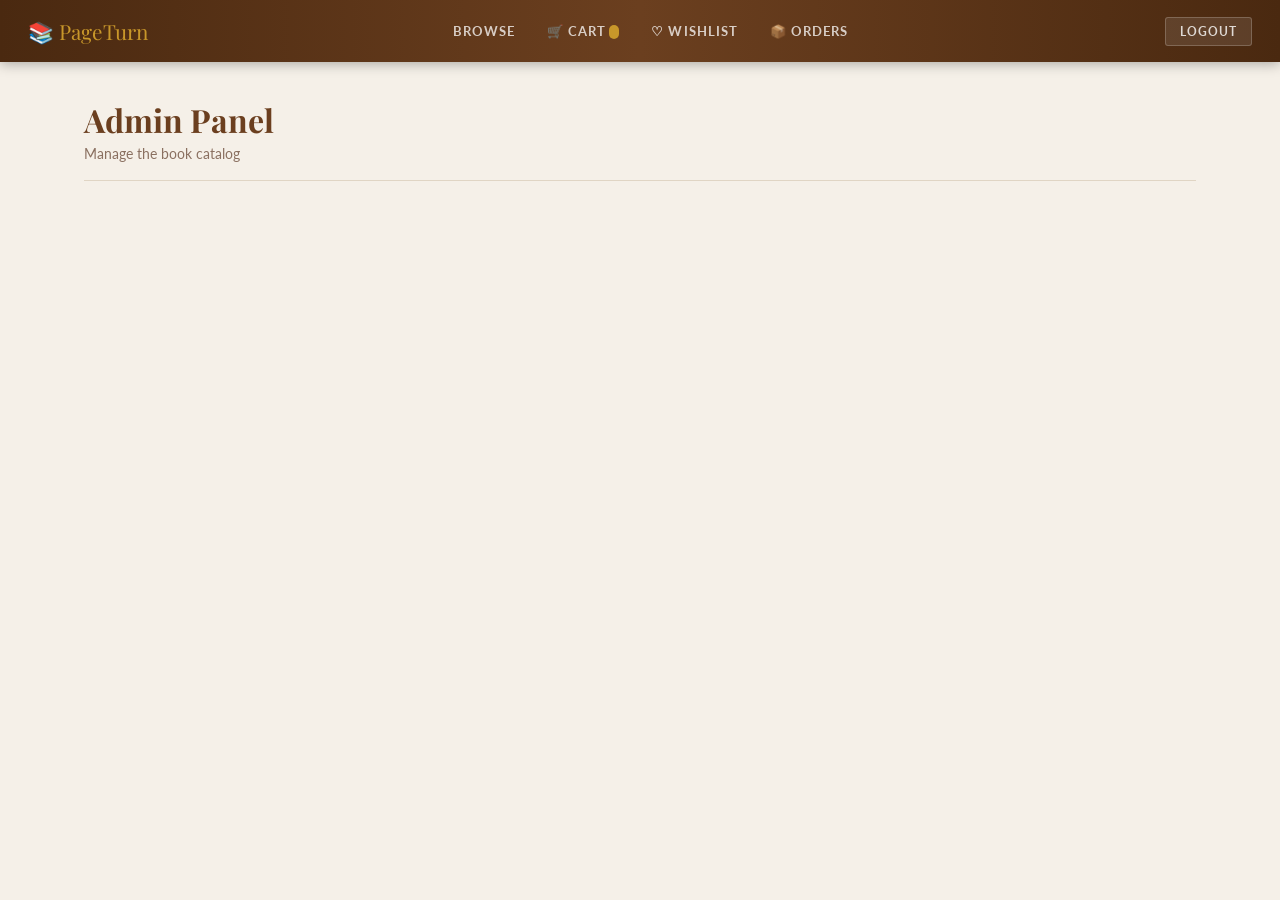
<file: src/main/resources/Admin.html>
<!DOCTYPE html>
<html lang="en">
<head>
    <meta charset="UTF-8"/>
    <title>Admin — PageTurn</title>
    <link rel="preconnect" href="https://fonts.googleapis.com">
    <link href="https://fonts.googleapis.com/css2?family=Playfair+Display:wght@400;700&family=Lato:wght@400;700&display=swap" rel="stylesheet">
    <link rel="stylesheet" href="navbar.css">
    <link rel="stylesheet" href="admin.css">
</head>
<body>

<nav>
    <a class="brand" href="homepage.html">📚 PageTurn</a>
    <div class="nav-links">
        <a href="homepage.html" class="nav-link">Browse</a>
        <a href="cart.html"     class="nav-link">🛒 Cart <span id="cart-count" class="badge"></span></a>
        <a href="wishlist.html" class="nav-link">♡ Wishlist</a>
        <a href="orders.html"   class="nav-link">📦 Orders</a>
        <a href="admin.html"    class="nav-link active" id="admin-link" style="display:none">⚙ Admin</a>
    </div>
    <div class="nav-right">
        <span id="nav-email"></span>
        <button onclick="logout()">Logout</button>
    </div>
</nav>

<div class="container">
    <div class="page-header">
        <h1>Admin Panel</h1>
        <p>Manage the book catalog</p>
    </div>

    <!-- Access check message -->
    <div id="access-denied" style="display:none">
        <div class="empty">
            <div class="icon">🔒</div>
            <h3>Access Denied</h3>
            <p>You need an Admin account to view this page.</p>
        </div>
    </div>

    <!-- Admin form (only shown for ROLE_ADMIN) -->
    <div id="admin-content" style="display:none">
        <div class="admin-form">
            <h2>➕ Add New Book</h2>

            <div class="form-row">
                <div class="form-group">
                    <label>Title *</label>
                    <input type="text" id="a-title" placeholder="Book title"/>
                </div>
                <div class="form-group">
                    <label>Author *</label>
                    <input type="text" id="a-author" placeholder="Author name"/>
                </div>
            </div>

            <div class="form-row">
                <div class="form-group">
                    <label>Price (₹) *</label>
                    <input type="number" id="a-price" placeholder="299" min="0"/>
                </div>
                <div class="form-group">
                    <label>Quantity *</label>
                    <input type="number" id="a-qty" placeholder="10" min="1"/>
                </div>
            </div>

            <div class="form-group">
                <label>Genre</label>
                <select id="a-genre">
                    <option value="Fiction">Fiction</option>
                    <option value="Non-Fiction">Non-Fiction</option>
                    <option value="Mystery">Mystery</option>
                    <option value="Science Fiction">Science Fiction</option>
                    <option value="Romance">Romance</option>
                    <option value="History">History</option>
                    <option value="Horror">Horror</option>
                    <option value="Biography">Biography</option>
                </select>
            </div>

            <div class="form-group">
                <label>Description</label>
                <input type="text" id="a-desc" placeholder="Short description of the book..."/>
            </div>

            <button class="btn-add" onclick="addBook()">Add Book to Catalog</button>

            <div id="message"></div>
        </div>
    </div>

</div>

<script src="navbar.js"></script>
<script src="admin.js"></script>
</body>
</html>
</file>
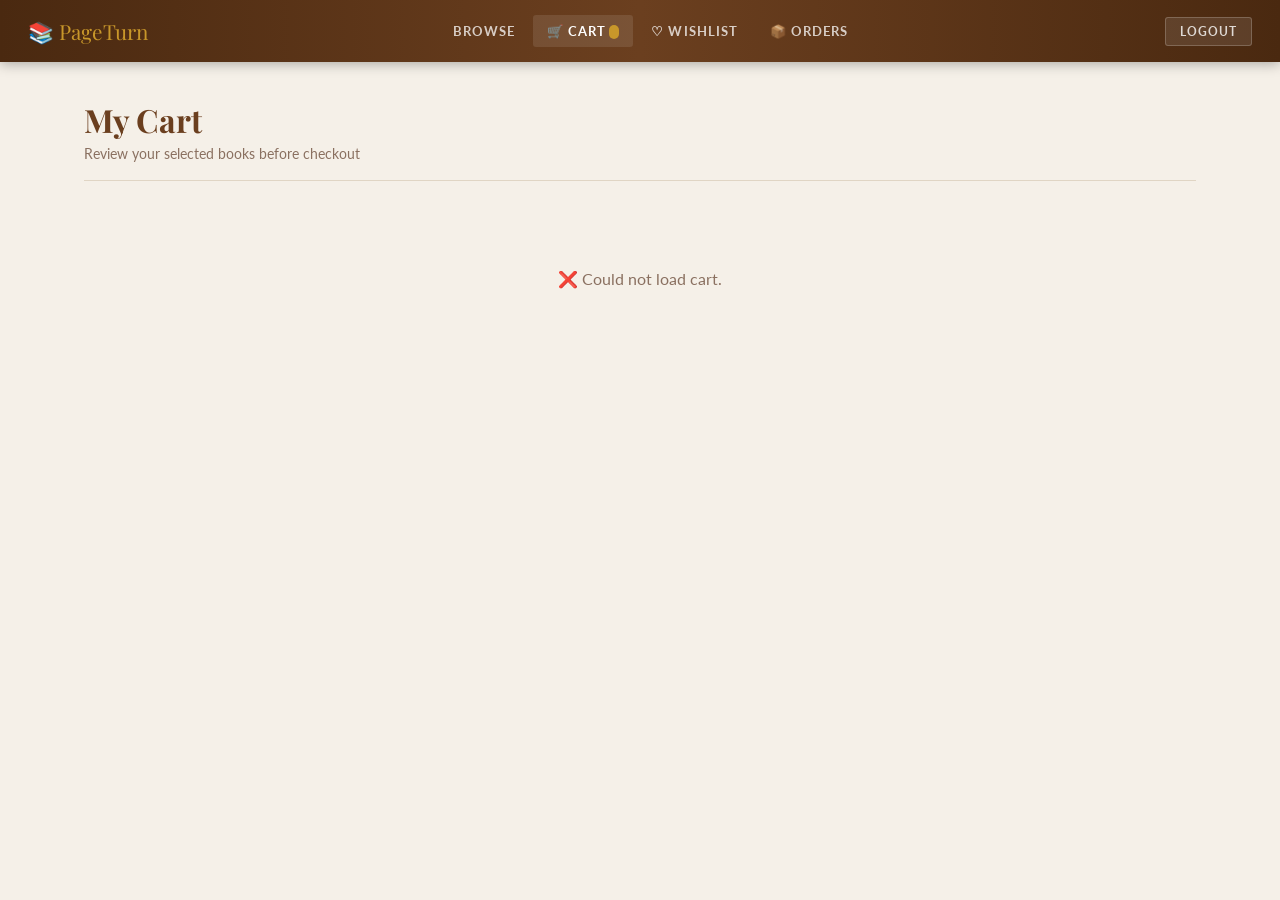
<file: src/main/resources/Cart.html>
<!DOCTYPE html>
<html lang="en">
<head>
    <meta charset="UTF-8"/>
    <title>My Cart — PageTurn</title>
    <link rel="preconnect" href="https://fonts.googleapis.com">
    <link href="https://fonts.googleapis.com/css2?family=Playfair+Display:wght@400;700&family=Lato:wght@400;700&display=swap" rel="stylesheet">
    <link rel="stylesheet" href="navbar.css">
    <link rel="stylesheet" href="cart.css">
</head>
<body>

<!-- NAVBAR -->
<nav>
    <a class="brand" href="homepage.html">📚 PageTurn</a>
    <div class="nav-links">
        <a href="homepage.html" class="nav-link">Browse</a>
        <a href="cart.html"     class="nav-link active">🛒 Cart <span id="cart-count" class="badge"></span></a>
        <a href="wishlist.html" class="nav-link">♡ Wishlist</a>
        <a href="orders.html"   class="nav-link">📦 Orders</a>
        <a href="admin.html"    class="nav-link" id="admin-link" style="display:none">⚙ Admin</a>
    </div>
    <div class="nav-right">
        <span id="nav-email"></span>
        <button onclick="logout()">Logout</button>
    </div>
</nav>

<div class="container">
    <div class="page-header">
        <h1>My Cart</h1>
        <p>Review your selected books before checkout</p>
    </div>

    <!-- Cart items will be loaded here -->
    <div id="cart-content">
        <p class="loading">Loading cart...</p>
    </div>

    <!-- Checkout form (hidden until user clicks Checkout) -->
    <div id="checkout-section" style="display:none">
        <h2 class="section-title">Shipping Details</h2>

        <div class="checkout-form">
            <div class="form-row">
                <div class="form-group">
                    <label>Full Address</label>
                    <input type="text" id="address" placeholder="Street, Area"/>
                </div>
                <div class="form-group">
                    <label>City</label>
                    <input type="text" id="city" placeholder="Mumbai"/>
                </div>
            </div>
            <div class="form-row">
                <div class="form-group">
                    <label>Pin Code</label>
                    <input type="text" id="pin" placeholder="400001"/>
                </div>
                <div class="form-group">
                    <label>Phone Number</label>
                    <input type="text" id="phone" placeholder="9876543210"/>
                </div>
            </div>
            <div class="form-row">
                <div class="form-group">
                    <label>Shipping Method</label>
                    <select id="shipping">
                        <option value="Standard">Standard — ₹40</option>
                        <option value="Express">Express — ₹100</option>
                    </select>
                </div>
                <div class="form-group">
                    <label>Payment Method</label>
                    <select id="payment">
                        <option value="COD">Cash on Delivery</option>
                        <option value="UPI">UPI</option>
                        <option value="Credit Card">Credit Card</option>
                    </select>
                </div>
            </div>

            <div class="checkout-buttons">
                <button class="btn btn-outline" onclick="hideCheckout()">Cancel</button>
                <button class="btn btn-gold" onclick="placeOrder()">Place Order →</button>
            </div>
        </div>
    </div>

</div>

<script src="navbar.js"></script>
<script src="cart.js"></script>
</body>
</html>
</file>
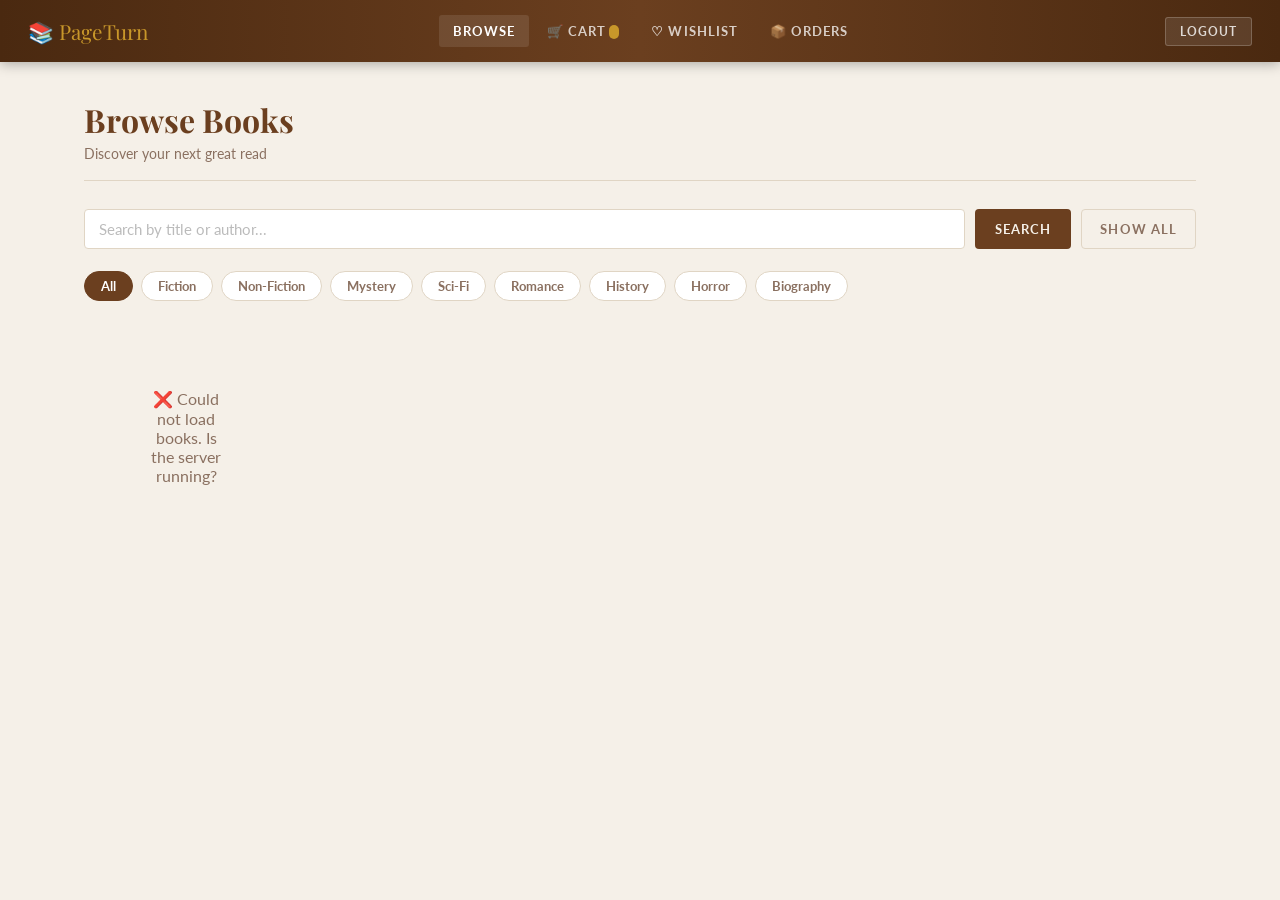
<file: src/main/resources/Homepage.html>
<!DOCTYPE html>
<html lang="en">
<head>
    <meta charset="UTF-8"/>
    <title>Browse Books — PageTurn</title>
    <link rel="preconnect" href="https://fonts.googleapis.com">
    <link href="https://fonts.googleapis.com/css2?family=Playfair+Display:wght@400;700&family=Lato:wght@400;700&display=swap" rel="stylesheet">
    <link rel="stylesheet" href="navbar.css">
    <link rel="stylesheet" href="homepage.css">
</head>
<body>

<!-- NAVBAR -->
<nav>
    <a class="brand" href="homepage.html">📚 PageTurn</a>
    <div class="nav-links">
        <a href="homepage.html" class="nav-link active">Browse</a>
        <a href="cart.html"     class="nav-link">🛒 Cart <span id="cart-count" class="badge"></span></a>
        <a href="wishlist.html" class="nav-link">♡ Wishlist</a>
        <a href="orders.html"   class="nav-link">📦 Orders</a>
        <a href="admin.html"    class="nav-link" id="admin-link" style="display:none">⚙ Admin</a>
    </div>
    <div class="nav-right">
        <span id="nav-email"></span>
        <button onclick="logout()">Logout</button>
    </div>
</nav>

<!-- PAGE CONTENT -->
<div class="container">

    <div class="page-header">
        <h1>Browse Books</h1>
        <p>Discover your next great read</p>
    </div>

    <!-- Search -->
    <div class="search-bar">
        <input type="text" id="search-input" placeholder="Search by title or author..."
               onkeydown="if(event.key==='Enter') searchBooks()"/>
        <button onclick="searchBooks()">Search</button>
        <button onclick="loadBooks()" class="btn-outline">Show All</button>
    </div>

    <!-- Genre Filter -->
    <div class="genre-filters">
        <span class="chip active" onclick="filterGenre(null, this)">All</span>
        <span class="chip" onclick="filterGenre('Fiction', this)">Fiction</span>
        <span class="chip" onclick="filterGenre('Non-Fiction', this)">Non-Fiction</span>
        <span class="chip" onclick="filterGenre('Mystery', this)">Mystery</span>
        <span class="chip" onclick="filterGenre('Science Fiction', this)">Sci-Fi</span>
        <span class="chip" onclick="filterGenre('Romance', this)">Romance</span>
        <span class="chip" onclick="filterGenre('History', this)">History</span>
        <span class="chip" onclick="filterGenre('Horror', this)">Horror</span>
        <span class="chip" onclick="filterGenre('Biography', this)">Biography</span>
    </div>

    <!-- Book Grid -->
    <div class="books-grid" id="books-grid">
        <p class="loading">Loading books...</p>
    </div>

</div>

<script src="navbar.js"></script>
<script src="homepage.js"></script>
</body>
</html>
</file>
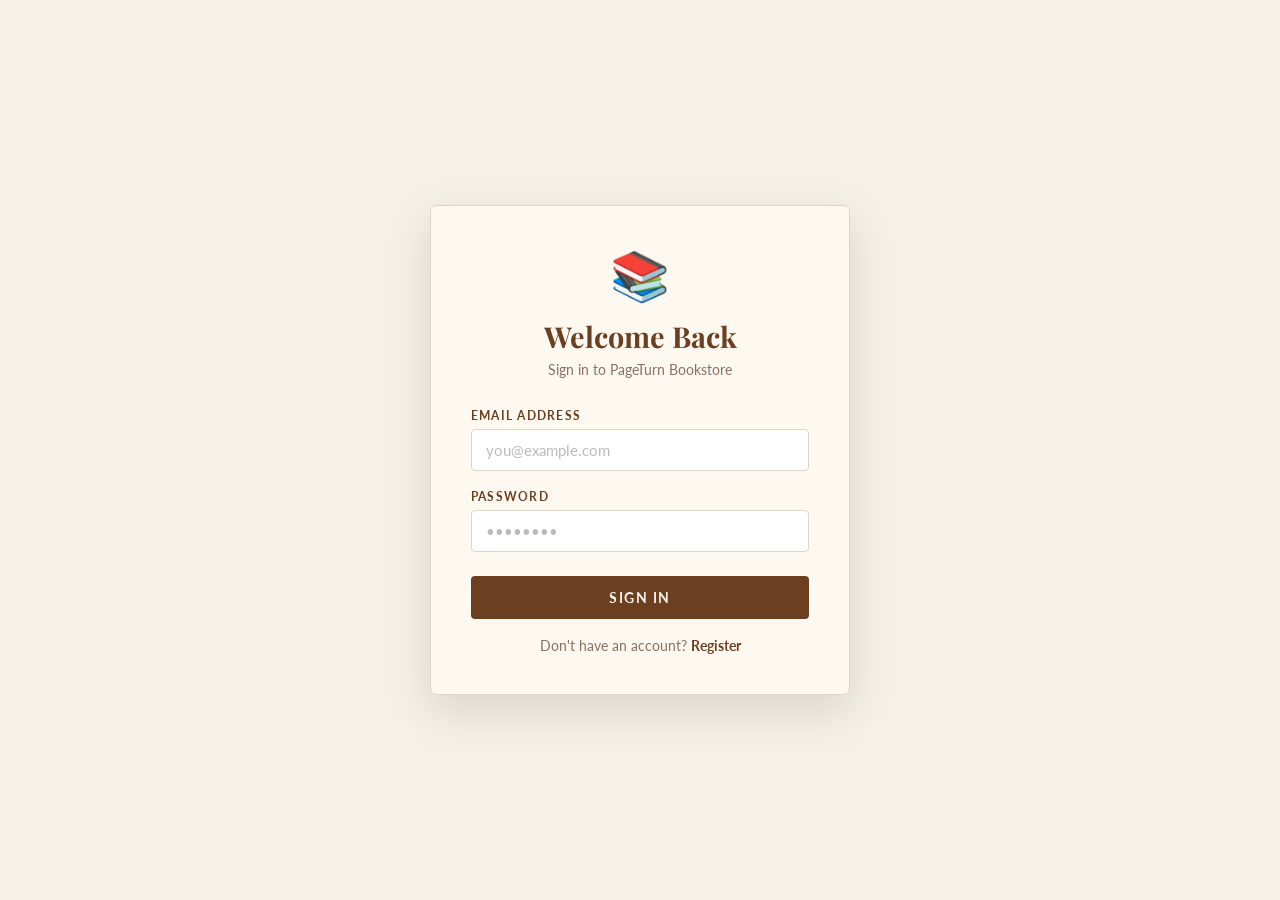
<file: src/main/resources/Login.html>
<!DOCTYPE html>
<html lang="en">
<head>
    <meta charset="UTF-8"/>
    <title>Login — PageTurn</title>
    <link rel="preconnect" href="https://fonts.googleapis.com">
    <link href="https://fonts.googleapis.com/css2?family=Playfair+Display:wght@400;700&family=Lato:wght@400;700&display=swap" rel="stylesheet">
    <link rel="stylesheet" href="login.css">
</head>
<body>

<div class="card">
    <div class="card-header">
        <div class="logo">📚</div>
        <h1>Welcome Back</h1>
        <p>Sign in to PageTurn Bookstore</p>
    </div>

    <div class="form-group">
        <label for="email">Email Address</label>
        <input type="email" id="email" placeholder="you@example.com"/>
    </div>

    <div class="form-group">
        <label for="password">Password</label>
        <input type="password" id="password" placeholder="••••••••"/>
    </div>

    <button class="btn-primary" onclick="login()">Sign In</button>

    <p class="switch-link">Don't have an account? <a href="Register.html">Register</a></p>

    <div id="message"></div>
</div>

<script src="login.js"></script>
</body>
</html>
</file>
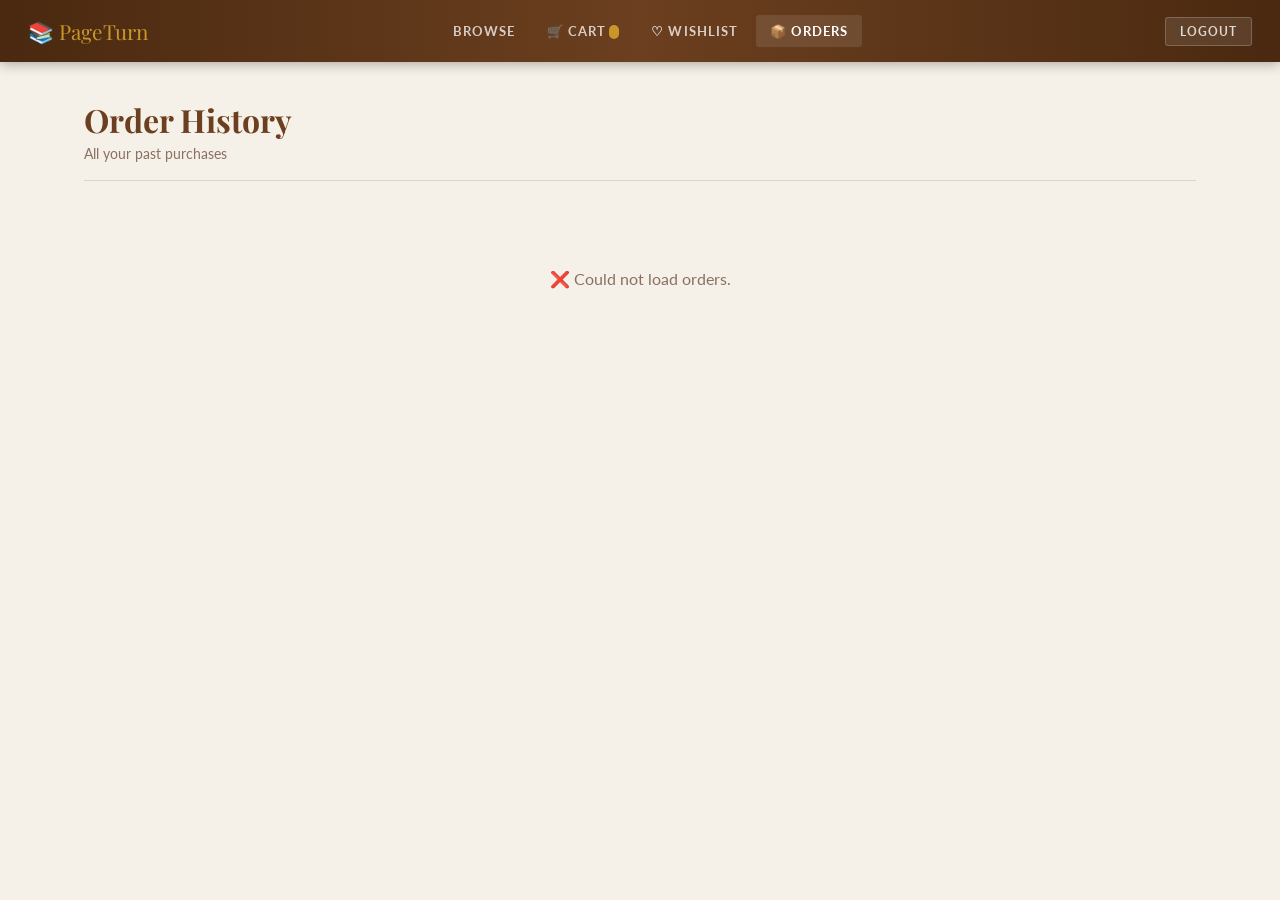
<file: src/main/resources/Orders.html>
<!DOCTYPE html>
<html lang="en">
<head>
    <meta charset="UTF-8"/>
    <title>My Orders — PageTurn</title>
    <link rel="preconnect" href="https://fonts.googleapis.com">
    <link href="https://fonts.googleapis.com/css2?family=Playfair+Display:wght@400;700&family=Lato:wght@400;700&display=swap" rel="stylesheet">
    <link rel="stylesheet" href="navbar.css">
    <link rel="stylesheet" href="orders.css">
</head>
<body>

<nav>
    <a class="brand" href="homepage.html">📚 PageTurn</a>
    <div class="nav-links">
        <a href="homepage.html" class="nav-link">Browse</a>
        <a href="cart.html"     class="nav-link">🛒 Cart <span id="cart-count" class="badge"></span></a>
        <a href="wishlist.html" class="nav-link">♡ Wishlist</a>
        <a href="orders.html"   class="nav-link active">📦 Orders</a>
        <a href="admin.html"    class="nav-link" id="admin-link" style="display:none">⚙ Admin</a>
    </div>
    <div class="nav-right">
        <span id="nav-email"></span>
        <button onclick="logout()">Logout</button>
    </div>
</nav>

<div class="container">
    <div class="page-header">
        <h1>Order History</h1>
        <p>All your past purchases</p>
    </div>
    <div id="orders-list">
        <p class="loading">Loading orders...</p>
    </div>
</div>

<script src="navbar.js"></script>
<script src="orders.js"></script>
</body>
</html>
</file>
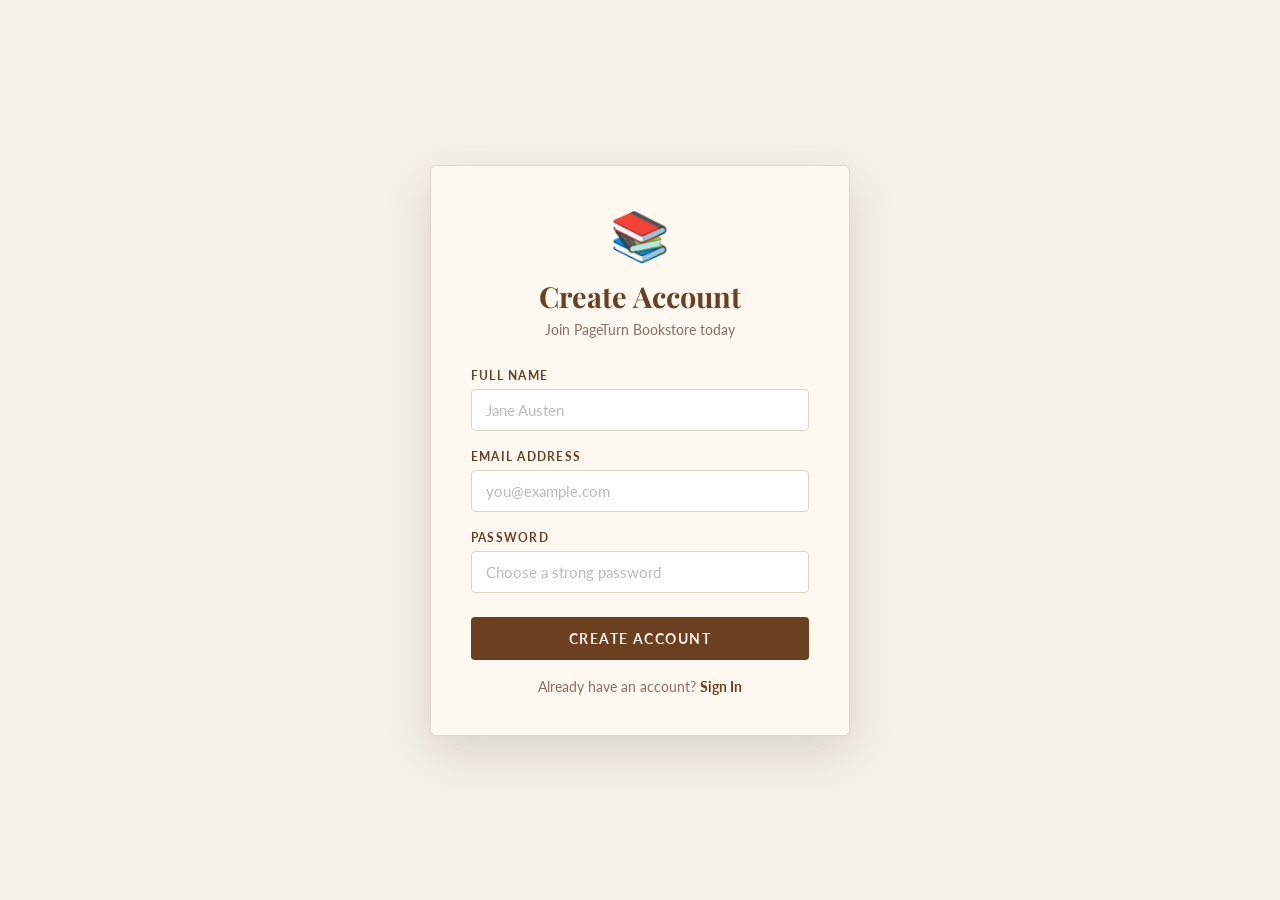
<file: src/main/resources/Register.html>
<!DOCTYPE html>
<html lang="en">
<head>
    <meta charset="UTF-8"/>
    <title>Register — PageTurn</title>
    <link rel="preconnect" href="https://fonts.googleapis.com">
    <link href="https://fonts.googleapis.com/css2?family=Playfair+Display:wght@400;700&family=Lato:wght@400;700&display=swap" rel="stylesheet">
    <link rel="stylesheet" href="register.css">
</head>
<body>

<div class="card">
    <div class="card-header">
        <div class="logo">📚</div>
        <h1>Create Account</h1>
        <p>Join PageTurn Bookstore today</p>
    </div>

    <div class="form-group">
        <label for="name">Full Name</label>
        <input type="text" id="name" placeholder="Jane Austen"/>
    </div>

    <div class="form-group">
        <label for="email">Email Address</label>
        <input type="email" id="email" placeholder="you@example.com"/>
    </div>

    <div class="form-group">
        <label for="password">Password</label>
        <input type="password" id="password" placeholder="Choose a strong password"/>
    </div>

    <button class="btn-primary" onclick="register()">Create Account</button>

    <p class="switch-link">Already have an account? <a href="login.html">Sign In</a></p>

    <div id="message"></div>
</div>

<script src="register.js"></script>
</body>
</html>
</file>
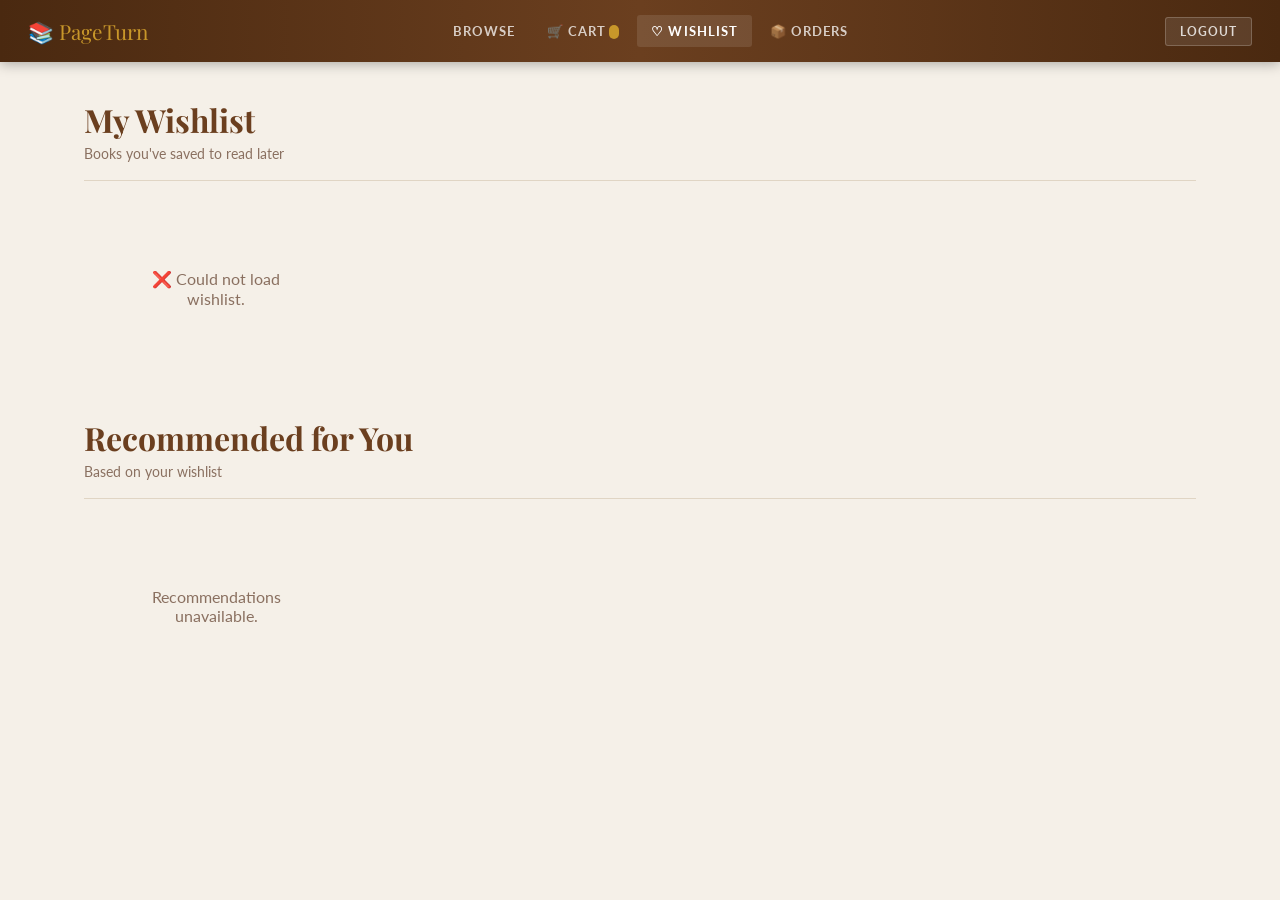
<file: src/main/resources/Wishlist.html>
<!DOCTYPE html>
<html lang="en">
<head>
    <meta charset="UTF-8"/>
    <title>My Wishlist — PageTurn</title>
    <link rel="preconnect" href="https://fonts.googleapis.com">
    <link href="https://fonts.googleapis.com/css2?family=Playfair+Display:wght@400;700&family=Lato:wght@400;700&display=swap" rel="stylesheet">
    <link rel="stylesheet" href="navbar.css">
    <link rel="stylesheet" href="wishlist.css">
</head>
<body>

<nav>
    <a class="brand" href="homepage.html">📚 PageTurn</a>
    <div class="nav-links">
        <a href="homepage.html" class="nav-link">Browse</a>
        <a href="cart.html"     class="nav-link">🛒 Cart <span id="cart-count" class="badge"></span></a>
        <a href="wishlist.html" class="nav-link active">♡ Wishlist</a>
        <a href="orders.html"   class="nav-link">📦 Orders</a>
        <a href="admin.html"    class="nav-link" id="admin-link" style="display:none">⚙ Admin</a>
    </div>
    <div class="nav-right">
        <span id="nav-email"></span>
        <button onclick="logout()">Logout</button>
    </div>
</nav>

<div class="container">
    <div class="page-header">
        <h1>My Wishlist</h1>
        <p>Books you've saved to read later</p>
    </div>

    <div id="wishlist-grid" class="wishlist-grid">
        <p class="loading">Loading wishlist...</p>
    </div>

    <div class="page-header" style="margin-top:48px">
        <h1>Recommended for You</h1>
        <p>Based on your wishlist</p>
    </div>

    <div id="reco-grid" class="wishlist-grid">
        <p class="loading">Loading recommendations...</p>
    </div>
</div>

<script src="navbar.js"></script>
<script src="wishlist.js"></script>
</body>
</html>
</file>
<file: src/main/resources/navbar.css>
/* Shared navbar — used on homepage, cart, orders, wishlist, admin */

:root {
  --brown:     #6b3f1f;
  --gold:      #c8972a;
  --cream:     #fdf8f0;
  --parchment: #f5f0e8;
  --border:    #e0d5c4;
  --muted:     #8a7060;
  --red:       #a84c1b;
  --green:     #5a7a5a;
  --ink:       #1a1209;
}

* { box-sizing: border-box; margin: 0; padding: 0; }

body {
  font-family: 'Lato', sans-serif;
  background: var(--parchment);
  color: var(--ink);
  min-height: 100vh;
}

nav {
  background: linear-gradient(90deg, #4a2910, #6b3f1f, #4a2910);
  height: 62px;
  display: flex;
  align-items: center;
  justify-content: space-between;
  padding: 0 28px;
  position: sticky;
  top: 0;
  z-index: 100;
  box-shadow: 0 2px 12px rgba(0,0,0,0.3);
}

.brand {
  font-family: 'Playfair Display', serif;
  font-size: 1.3rem;
  color: var(--gold);
  text-decoration: none;
}

.nav-links {
  display: flex;
  align-items: center;
  gap: 4px;
}

.nav-link {
  color: rgba(255,255,255,0.75);
  text-decoration: none;
  font-size: 0.82rem;
  font-weight: 700;
  letter-spacing: 0.08em;
  text-transform: uppercase;
  padding: 8px 14px;
  border-radius: 3px;
  transition: background 0.2s, color 0.2s;
  position: relative;
}

.nav-link:hover,
.nav-link.active {
  color: #fff;
  background: rgba(255,255,255,0.1);
}

.badge {
  background: var(--gold);
  color: var(--ink);
  font-size: 0.62rem;
  font-weight: 900;
  padding: 1px 5px;
  border-radius: 10px;
  margin-left: 3px;
}

.nav-right {
  display: flex;
  align-items: center;
  gap: 12px;
}

.nav-right span {
  font-size: 0.82rem;
  color: rgba(255,255,255,0.6);
}

.nav-right button {
  background: rgba(255,255,255,0.1);
  border: 1px solid rgba(255,255,255,0.2);
  color: rgba(255,255,255,0.8);
  font-family: 'Lato', sans-serif;
  font-size: 0.78rem;
  font-weight: 700;
  letter-spacing: 0.08em;
  text-transform: uppercase;
  padding: 6px 14px;
  border-radius: 3px;
  cursor: pointer;
  transition: all 0.2s;
}

.nav-right button:hover {
  background: rgba(255,255,255,0.2);
  color: #fff;
}

/* ── Common page layout ── */
.container {
  max-width: 1160px;
  margin: 0 auto;
  padding: 36px 24px;
}

.page-header {
  margin-bottom: 28px;
  padding-bottom: 18px;
  border-bottom: 1.5px solid var(--border);
}

.page-header h1 {
  font-family: 'Playfair Display', serif;
  font-size: 2rem;
  color: var(--brown);
}

.page-header p {
  font-size: 0.88rem;
  color: var(--muted);
  margin-top: 4px;
}

/* ── Common buttons ── */
.btn {
  padding: 10px 18px;
  border: none;
  border-radius: 4px;
  font-family: 'Lato', sans-serif;
  font-size: 0.84rem;
  font-weight: 700;
  letter-spacing: 0.08em;
  text-transform: uppercase;
  cursor: pointer;
  transition: background 0.2s;
}

.btn-brown  { background: var(--brown); color: var(--parchment); }
.btn-brown:hover  { background: #8b5225; }
.btn-gold   { background: var(--gold);  color: var(--ink); }
.btn-gold:hover   { background: #b8871a; }
.btn-outline {
  background: transparent;
  border: 1.5px solid var(--border);
  color: var(--muted);
}
.btn-outline:hover { border-color: var(--brown); color: var(--brown); }

/* ── Loading / Empty states ── */
.loading {
  text-align: center;
  padding: 60px;
  color: var(--muted);
}

.empty {
  text-align: center;
  padding: 80px 20px;
  color: var(--muted);
}

.empty .icon { font-size: 52px; margin-bottom: 14px; opacity: 0.5; }

.empty h3 {
  font-family: 'Playfair Display', serif;
  font-size: 1.4rem;
  color: var(--brown);
  margin-bottom: 6px;
}
</file>
<file: src/main/resources/admin.css>
.admin-form {
  background: var(--cream);
  border: 1px solid var(--border);
  border-radius: 5px;
  padding: 30px 32px;
  max-width: 600px;
}

.admin-form h2 {
  font-family: 'Playfair Display', serif;
  font-size: 1.5rem;
  color: var(--brown);
  margin-bottom: 24px;
  padding-bottom: 12px;
  border-bottom: 1px solid var(--border);
}

.form-row {
  display: flex;
  gap: 16px;
  margin-bottom: 0;
}

.form-group {
  flex: 1;
  margin-bottom: 18px;
}

.form-group label {
  display: block;
  font-size: 0.76rem;
  font-weight: 700;
  text-transform: uppercase;
  letter-spacing: 0.1em;
  color: var(--brown);
  margin-bottom: 6px;
}

.form-group input,
.form-group select {
  width: 100%;
  padding: 10px 13px;
  border: 1.5px solid var(--border);
  border-radius: 4px;
  background: #fff;
  font-family: 'Lato', sans-serif;
  font-size: 0.92rem;
  color: var(--ink);
  outline: none;
  transition: border-color 0.2s;
}

.form-group input:focus,
.form-group select:focus { border-color: var(--brown); }

.form-group input::placeholder { color: #bbb; }

.btn-add {
  padding: 12px 24px;
  background: var(--brown);
  color: var(--parchment);
  border: none;
  border-radius: 4px;
  font-family: 'Lato', sans-serif;
  font-size: 0.88rem;
  font-weight: 700;
  letter-spacing: 0.1em;
  text-transform: uppercase;
  cursor: pointer;
  transition: background 0.2s;
  margin-top: 4px;
}

.btn-add:hover { background: #8b5225; }

#message {
  margin-top: 16px;
  padding: 10px 14px;
  border-radius: 4px;
  font-size: 0.88rem;
  font-weight: 700;
  display: none;
  text-align: center;
}

#message.success { background: #d1e7dd; color: #0a5c36; display: block; }
#message.error   { background: #f8d7da; color: #842029; display: block; }
</file>
<file: src/main/resources/cart.css>
.cart-table {
  width: 100%;
  border-collapse: collapse;
  background: var(--cream);
  border: 1px solid var(--border);
  border-radius: 5px;
  overflow: hidden;
}

.cart-table th {
  text-align: left;
  padding: 12px 16px;
  font-size: 0.76rem;
  font-weight: 700;
  text-transform: uppercase;
  letter-spacing: 0.1em;
  color: var(--muted);
  border-bottom: 2px solid var(--border);
}

.cart-table td {
  padding: 14px 16px;
  border-bottom: 1px solid var(--border);
  font-size: 0.92rem;
}

.cart-table tr:last-child td { border-bottom: none; }

.cart-summary {
  display: flex;
  align-items: center;
  justify-content: space-between;
  margin-top: 20px;
  padding: 20px 24px;
  background: var(--cream);
  border: 1px solid var(--border);
  border-radius: 5px;
  flex-wrap: wrap;
  gap: 14px;
}

.total-label {
  font-size: 0.78rem;
  text-transform: uppercase;
  letter-spacing: 0.08em;
  color: var(--muted);
  margin-bottom: 4px;
}

.total-amount {
  font-family: 'Playfair Display', serif;
  font-size: 1.6rem;
  color: var(--brown);
}

.cart-summary button {
  padding: 12px 24px;
  background: var(--gold);
  color: var(--ink);
  border: none;
  border-radius: 4px;
  font-family: 'Lato', sans-serif;
  font-size: 0.88rem;
  font-weight: 700;
  letter-spacing: 0.08em;
  text-transform: uppercase;
  cursor: pointer;
  transition: background 0.2s;
}

.cart-summary button:hover { background: #b8871a; }

/* Checkout form */
.section-title {
  font-family: 'Playfair Display', serif;
  font-size: 1.4rem;
  color: var(--brown);
  margin: 32px 0 20px;
  padding-bottom: 10px;
  border-bottom: 1.5px solid var(--border);
}

.checkout-form {
  background: var(--cream);
  border: 1px solid var(--border);
  border-radius: 5px;
  padding: 26px 28px;
  max-width: 620px;
}

.form-row {
  display: flex;
  gap: 16px;
  margin-bottom: 16px;
}

.form-group { flex: 1; }

.form-group label {
  display: block;
  font-size: 0.76rem;
  font-weight: 700;
  text-transform: uppercase;
  letter-spacing: 0.1em;
  color: var(--brown);
  margin-bottom: 6px;
}

.form-group input,
.form-group select {
  width: 100%;
  padding: 10px 13px;
  border: 1.5px solid var(--border);
  border-radius: 4px;
  background: #fff;
  font-family: 'Lato', sans-serif;
  font-size: 0.92rem;
  color: var(--ink);
  outline: none;
  transition: border-color 0.2s;
}

.form-group input:focus,
.form-group select:focus { border-color: var(--brown); }

.checkout-buttons {
  display: flex;
  gap: 12px;
  margin-top: 6px;
}

.checkout-buttons .btn {
  padding: 11px 22px;
  border-radius: 4px;
  font-family: 'Lato', sans-serif;
  font-size: 0.86rem;
  font-weight: 700;
  letter-spacing: 0.08em;
  text-transform: uppercase;
  cursor: pointer;
  transition: background 0.2s;
  border: none;
}

.btn-gold    { background: var(--gold); color: var(--ink); }
.btn-gold:hover { background: #b8871a; }
.btn-outline { background: transparent; border: 1.5px solid var(--border) !important; color: var(--muted); }
.btn-outline:hover { border-color: var(--brown) !important; color: var(--brown); }
</file>
<file: src/main/resources/homepage.css>
/* Search bar */
.search-bar {
  display: flex;
  gap: 10px;
  margin-bottom: 22px;
}

.search-bar input {
  flex: 1;
  padding: 10px 14px;
  border: 1.5px solid var(--border);
  border-radius: 4px;
  background: #fff;
  font-family: 'Lato', sans-serif;
  font-size: 0.95rem;
  color: var(--ink);
  outline: none;
}

.search-bar input:focus { border-color: var(--brown); }
.search-bar input::placeholder { color: #bbb; }

.search-bar button {
  padding: 10px 20px;
  background: var(--brown);
  color: var(--parchment);
  border: none;
  border-radius: 4px;
  font-family: 'Lato', sans-serif;
  font-size: 0.84rem;
  font-weight: 700;
  text-transform: uppercase;
  letter-spacing: 0.08em;
  cursor: pointer;
  transition: background 0.2s;
}

.search-bar button:hover { background: #8b5225; }

.search-bar .btn-outline {
  padding: 10px 18px;
  background: transparent;
  border: 1.5px solid var(--border);
  border-radius: 4px;
  font-family: 'Lato', sans-serif;
  font-size: 0.84rem;
  font-weight: 700;
  color: var(--muted);
  cursor: pointer;
  transition: all 0.2s;
}

.search-bar .btn-outline:hover { border-color: var(--brown); color: var(--brown); }

/* Genre chips */
.genre-filters {
  display: flex;
  flex-wrap: wrap;
  gap: 8px;
  margin-bottom: 28px;
}

.chip {
  padding: 6px 16px;
  border: 1.5px solid var(--border);
  border-radius: 20px;
  background: #fff;
  font-size: 0.8rem;
  font-weight: 700;
  color: var(--muted);
  cursor: pointer;
  transition: all 0.2s;
}

.chip:hover,
.chip.active {
  background: var(--brown);
  border-color: var(--brown);
  color: #fff;
}

/* Book grid */
.books-grid {
  display: grid;
  grid-template-columns: repeat(auto-fill, minmax(200px, 1fr));
  gap: 22px;
}

/* Book card */
.book-card {
  background: var(--cream);
  border: 1px solid var(--border);
  border-radius: 5px;
  overflow: hidden;
  display: flex;
  flex-direction: column;
  transition: transform 0.2s, box-shadow 0.2s;
}

.book-card:hover {
  transform: translateY(-4px);
  box-shadow: 0 12px 28px rgba(26,18,9,0.12);
}

/* Coloured top strip (acts as a book cover) */
.book-cover {
  height: 140px;
  display: flex;
  align-items: center;
  justify-content: center;
  font-size: 44px;
}

.cover-0 { background: linear-gradient(135deg, #c8972a, #8b5225); }
.cover-1 { background: linear-gradient(135deg, #5a7a5a, #2d4a2d); }
.cover-2 { background: linear-gradient(135deg, #6b3f1f, #3a1a08); }
.cover-3 { background: linear-gradient(135deg, #a84c1b, #6a2800); }
.cover-4 { background: linear-gradient(135deg, #4a6fa5, #1a3a6a); }
.cover-5 { background: linear-gradient(135deg, #7a5a8a, #3a1a5a); }

.book-info {
  padding: 12px 14px;
  flex: 1;
  display: flex;
  flex-direction: column;
}

.book-genre {
  font-size: 0.68rem;
  font-weight: 700;
  letter-spacing: 0.12em;
  text-transform: uppercase;
  color: var(--gold);
  margin-bottom: 3px;
}

.book-title {
  font-family: 'Playfair Display', serif;
  font-size: 0.95rem;
  color: var(--ink);
  margin-bottom: 3px;
  line-height: 1.3;
}

.book-author {
  font-size: 0.78rem;
  color: var(--muted);
  flex: 1;
}

/* Card footer with price and action buttons */
.book-footer {
  display: flex;
  align-items: center;
  justify-content: space-between;
  padding: 10px 14px;
  border-top: 1px solid var(--border);
  background: rgba(245,240,232,0.6);
}

.book-price {
  font-family: 'Playfair Display', serif;
  font-size: 1rem;
  color: var(--brown);
  font-weight: 700;
}

.book-qty {
  font-size: 0.7rem;
  color: var(--muted);
}

.book-actions {
  display: flex;
  gap: 5px;
}

.book-actions button {
  padding: 5px 9px;
  background: transparent;
  border: 1.5px solid var(--border);
  border-radius: 3px;
  font-size: 0.82rem;
  cursor: pointer;
  transition: all 0.2s;
  color: var(--muted);
}

.book-actions button:hover {
  border-color: var(--brown);
  color: var(--brown);
}
</file>
<file: src/main/resources/login.css>
/* Same base styles as register.css */
* { box-sizing: border-box; margin: 0; padding: 0; }

:root {
  --brown:     #6b3f1f;
  --gold:      #c8972a;
  --cream:     #fdf8f0;
  --parchment: #f5f0e8;
  --border:    #e0d5c4;
  --muted:     #8a7060;
}

body {
  font-family: 'Lato', sans-serif;
  background: var(--parchment);
  min-height: 100vh;
  display: flex;
  align-items: center;
  justify-content: center;
}

.card {
  background: var(--cream);
  border: 1px solid var(--border);
  border-radius: 6px;
  padding: 40px;
  width: 420px;
  max-width: 95vw;
  box-shadow: 0 16px 48px rgba(26,18,9,0.12);
}

.card-header {
  text-align: center;
  margin-bottom: 30px;
}

.logo {
  font-size: 48px;
  margin-bottom: 12px;
}

.card-header h1 {
  font-family: 'Playfair Display', serif;
  font-size: 1.8rem;
  color: var(--brown);
  margin-bottom: 6px;
}

.card-header p {
  font-size: 0.88rem;
  color: var(--muted);
}

.form-group { margin-bottom: 18px; }

label {
  display: block;
  font-size: 0.78rem;
  font-weight: 700;
  text-transform: uppercase;
  letter-spacing: 0.1em;
  color: var(--brown);
  margin-bottom: 6px;
}

input {
  width: 100%;
  padding: 11px 14px;
  border: 1.5px solid var(--border);
  border-radius: 4px;
  background: #fff;
  font-family: 'Lato', sans-serif;
  font-size: 0.95rem;
  color: #1a1209;
  outline: none;
  transition: border-color 0.2s;
}

input:focus {
  border-color: var(--brown);
  box-shadow: 0 0 0 3px rgba(107,63,31,0.1);
}

input::placeholder { color: #bbb; }

.btn-primary {
  width: 100%;
  padding: 13px;
  background: var(--brown);
  color: var(--parchment);
  border: none;
  border-radius: 4px;
  font-family: 'Lato', sans-serif;
  font-size: 0.9rem;
  font-weight: 700;
  letter-spacing: 0.1em;
  text-transform: uppercase;
  cursor: pointer;
  margin-top: 6px;
  transition: background 0.2s;
}

.btn-primary:hover { background: #8b5225; }

.switch-link {
  text-align: center;
  margin-top: 18px;
  font-size: 0.88rem;
  color: var(--muted);
}

.switch-link a {
  color: var(--brown);
  font-weight: 700;
  text-decoration: none;
}

.switch-link a:hover { text-decoration: underline; }

#message {
  margin-top: 14px;
  padding: 10px 14px;
  border-radius: 4px;
  font-size: 0.88rem;
  font-weight: 700;
  display: none;
  text-align: center;
}

#message.success { background: #d1e7dd; color: #0a5c36; display: block; }
#message.error   { background: #f8d7da; color: #842029; display: block; }
</file>
<file: src/main/resources/orders.css>
.order-card {
  background: var(--cream);
  border: 1px solid var(--border);
  border-radius: 5px;
  margin-bottom: 16px;
  overflow: hidden;
}

.order-head {
  display: flex;
  align-items: center;
  justify-content: space-between;
  padding: 14px 20px;
  background: rgba(107,63,31,0.06);
  border-bottom: 1px solid var(--border);
  flex-wrap: wrap;
  gap: 8px;
}

.order-id {
  font-family: 'Playfair Display', serif;
  font-size: 1rem;
  color: var(--brown);
}

.order-date {
  font-size: 0.84rem;
  color: var(--muted);
}

.order-status {
  padding: 3px 12px;
  border-radius: 20px;
  font-size: 0.72rem;
  font-weight: 700;
  text-transform: uppercase;
  letter-spacing: 0.08em;
}

.status-pending  { background: #fff3cd; color: #856404; }
.status-paid     { background: #d1e7dd; color: #0a5c36; }
.status-shipped  { background: #cfe2ff; color: #084298; }

.order-body {
  padding: 16px 20px;
  display: flex;
  flex-wrap: wrap;
  gap: 24px;
}

.order-field {
  font-size: 0.85rem;
}

.order-field .label {
  font-size: 0.72rem;
  text-transform: uppercase;
  letter-spacing: 0.08em;
  color: var(--muted);
  margin-bottom: 2px;
}

.order-field strong {
  font-family: 'Playfair Display', serif;
  font-size: 1.05rem;
  color: var(--brown);
}
</file>
<file: src/main/resources/register.css>
* { box-sizing: border-box; margin: 0; padding: 0; }

:root {
  --brown:  #6b3f1f;
  --gold:   #c8972a;
  --cream:  #fdf8f0;
  --parchment: #f5f0e8;
  --border: #e0d5c4;
  --muted:  #8a7060;
  --red:    #a84c1b;
  --green:  #5a7a5a;
}

body {
  font-family: 'Lato', sans-serif;
  background: var(--parchment);
  min-height: 100vh;
  display: flex;
  align-items: center;
  justify-content: center;
}

.card {
  background: var(--cream);
  border: 1px solid var(--border);
  border-radius: 6px;
  padding: 40px;
  width: 420px;
  max-width: 95vw;
  box-shadow: 0 16px 48px rgba(26,18,9,0.12);
}

.card-header {
  text-align: center;
  margin-bottom: 30px;
}

.logo {
  font-size: 48px;
  margin-bottom: 12px;
}

.card-header h1 {
  font-family: 'Playfair Display', serif;
  font-size: 1.8rem;
  color: var(--brown);
  margin-bottom: 6px;
}

.card-header p {
  font-size: 0.88rem;
  color: var(--muted);
}

.form-group {
  margin-bottom: 18px;
}

label {
  display: block;
  font-size: 0.78rem;
  font-weight: 700;
  text-transform: uppercase;
  letter-spacing: 0.1em;
  color: var(--brown);
  margin-bottom: 6px;
}

input {
  width: 100%;
  padding: 11px 14px;
  border: 1.5px solid var(--border);
  border-radius: 4px;
  background: #fff;
  font-family: 'Lato', sans-serif;
  font-size: 0.95rem;
  color: #1a1209;
  outline: none;
  transition: border-color 0.2s;
}

input:focus {
  border-color: var(--brown);
  box-shadow: 0 0 0 3px rgba(107,63,31,0.1);
}

input::placeholder { color: #bbb; }

.btn-primary {
  width: 100%;
  padding: 13px;
  background: var(--brown);
  color: var(--parchment);
  border: none;
  border-radius: 4px;
  font-family: 'Lato', sans-serif;
  font-size: 0.9rem;
  font-weight: 700;
  letter-spacing: 0.1em;
  text-transform: uppercase;
  cursor: pointer;
  margin-top: 6px;
  transition: background 0.2s;
}

.btn-primary:hover { background: #8b5225; }

.switch-link {
  text-align: center;
  margin-top: 18px;
  font-size: 0.88rem;
  color: var(--muted);
}

.switch-link a {
  color: var(--brown);
  font-weight: 700;
  text-decoration: none;
}

.switch-link a:hover { text-decoration: underline; }

#message {
  margin-top: 14px;
  padding: 10px 14px;
  border-radius: 4px;
  font-size: 0.88rem;
  font-weight: 700;
  display: none;
  text-align: center;
}

#message.success { background: #d1e7dd; color: #0a5c36; display: block; }
#message.error   { background: #f8d7da; color: #842029; display: block; }
</file>
<file: src/main/resources/wishlist.css>
.wishlist-grid {
  display: grid;
  grid-template-columns: repeat(auto-fill, minmax(240px, 1fr));
  gap: 18px;
}

.wishlist-card {
  background: var(--cream);
  border: 1px solid var(--border);
  border-radius: 5px;
  padding: 18px;
  display: flex;
  gap: 14px;
  align-items: flex-start;
}

.wl-icon { font-size: 30px; }

.wl-title {
  font-family: 'Playfair Display', serif;
  font-size: 0.96rem;
  color: var(--ink);
  margin-bottom: 2px;
}

.wl-author {
  font-size: 0.8rem;
  color: var(--muted);
  margin-bottom: 10px;
}

.wl-price {
  font-size: 0.88rem;
  font-weight: 700;
  color: var(--brown);
  margin-bottom: 10px;
}

.wl-btn {
  padding: 6px 14px;
  background: var(--brown);
  color: var(--parchment);
  border: none;
  border-radius: 3px;
  font-family: 'Lato', sans-serif;
  font-size: 0.78rem;
  font-weight: 700;
  text-transform: uppercase;
  letter-spacing: 0.08em;
  cursor: pointer;
  transition: background 0.2s;
}

.wl-btn:hover { background: #8b5225; }
</file>
